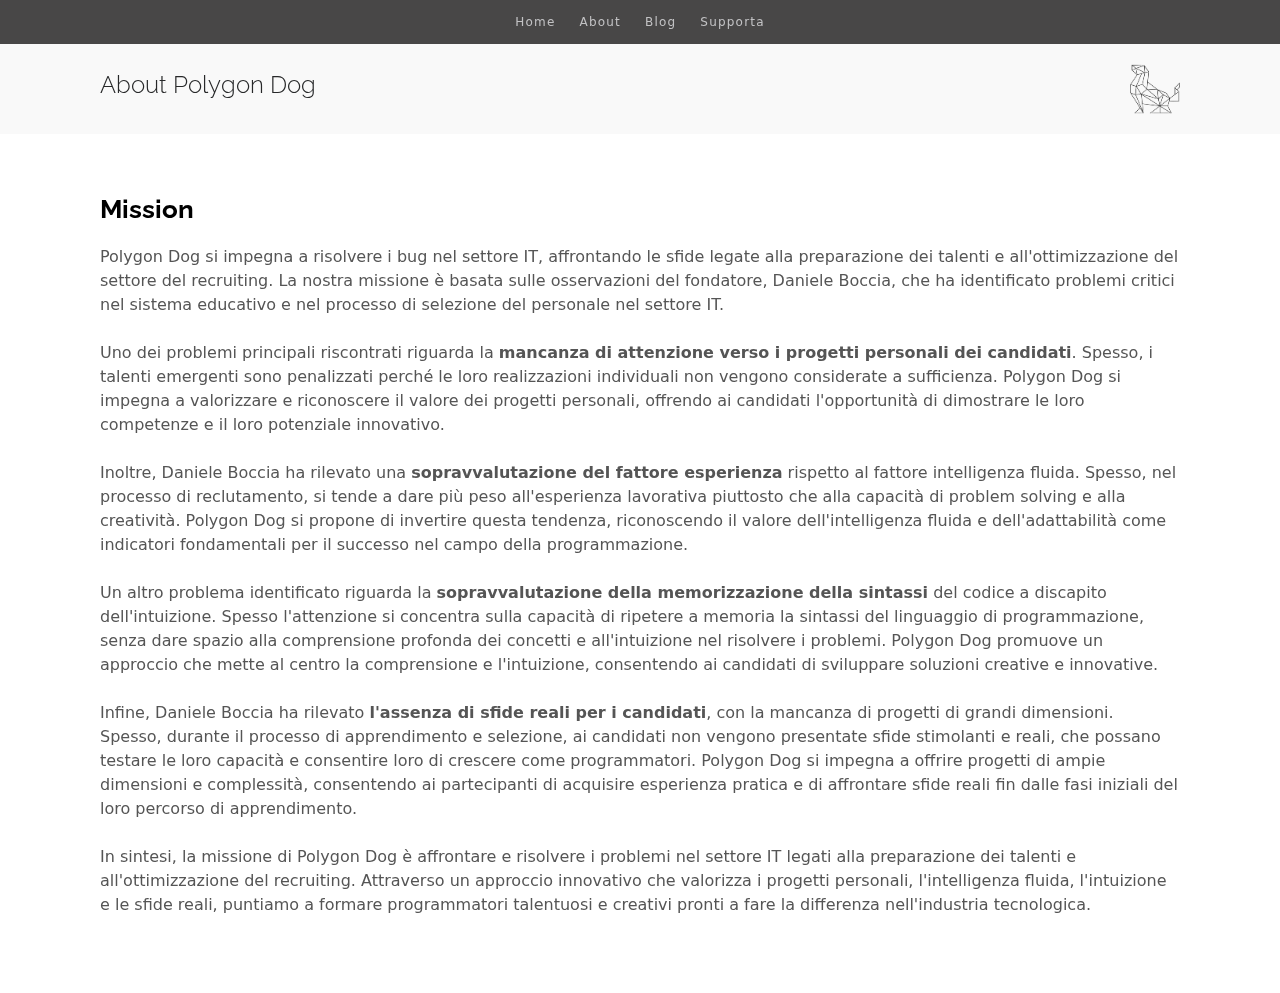
<file: about.html>
<!DOCTYPE html>
<html lang="en">

<head>
  <meta charset="utf-8">
  <meta content="width=device-width, initial-scale=1.0" name="viewport">

  <title>About Polygon Dog</title>
  <meta content="" name="description">
  <meta content="" name="keywords">
  
  <!-- Favicons-->
  <link href="assets/img/favicon.png" rel="icon">
  <link href="assets/img/apple-touch-icon.png" rel="apple-touch-icon">

  <!-- Google Fonts--> 
  <link href="https://fonts.googleapis.com/css?family=Open+Sans:300,300i,400,400i,600,600i,700,700i|Raleway:300,300i,400,400i,500,500i,600,600i,700,700i|Poppins:300,300i,400,400i,500,500i,600,600i,700,700i" rel="stylesheet">

  <!-- Vendor CSS Files-->
  <link href="assets/vendor/aos/aos.css" rel="stylesheet">
  <link href="assets/vendor/bootstrap/css/bootstrap.min.css" rel="stylesheet">
  <link href="assets/vendor/bootstrap-icons/bootstrap-icons.css" rel="stylesheet">
  <link href="assets/vendor/boxicons/css/boxicons.min.css" rel="stylesheet">
  <link href="assets/vendor/glightbox/css/glightbox.min.css" rel="stylesheet">
  <link href="assets/vendor/swiper/swiper-bundle.min.css" rel="stylesheet">

  <!-- Template Main CSS File -->
  <link href="assets/css/style.css" rel="stylesheet">

</head>

<body>

    <main>
    
       <div class="headerpolygon">
          <div class="menupolygon">
           <a href="polygondog.html">Home</a>
           <a href="about.html">About</a>
           <a href="blog.html">Blog</a>
           <a href="support.html">Supporta</a>
         </div>
       </div>
  
      <!-- ======= Breadcrumbs ======= -->
      <section id="breadcrumbs" class="breadcrumbs">
        <div class="container">
  
          <div class="d-flex justify-content-between align-items-center">
            <h2>About Polygon Dog</h2>
            <ol>
              <li><a href="index.html"><img src="assets/img/favicon.png"></a></li>
            </ol>
          </div>
  
        </div>
      </section><!-- End Breadcrumbs -->
      
      <section>
        <div class="container">
          <h2 class="swwsection">Mission</h2>
          <p style="color: rgb(85, 85, 85);">
            Polygon Dog si impegna a risolvere i bug nel settore IT, affrontando le sfide legate alla preparazione dei talenti e all'ottimizzazione del settore del recruiting. La nostra missione è basata sulle osservazioni del fondatore, Daniele Boccia, che ha identificato problemi critici nel sistema educativo e nel processo di selezione del personale nel settore IT.<br>
<br>
Uno dei problemi principali riscontrati riguarda la <strong>mancanza di attenzione verso i progetti personali dei candidati</strong>. Spesso, i talenti emergenti sono penalizzati perché le loro realizzazioni individuali non vengono considerate a sufficienza. Polygon Dog si impegna a valorizzare e riconoscere il valore dei progetti personali, offrendo ai candidati l'opportunità di dimostrare le loro competenze e il loro potenziale innovativo.<br>
<br>
Inoltre, Daniele Boccia ha rilevato una <strong>sopravvalutazione del fattore esperienza</strong> rispetto al fattore intelligenza fluida. Spesso, nel processo di reclutamento, si tende a dare più peso all'esperienza lavorativa piuttosto che alla capacità di problem solving e alla creatività. Polygon Dog si propone di invertire questa tendenza, riconoscendo il valore dell'intelligenza fluida e dell'adattabilità come indicatori fondamentali per il successo nel campo della programmazione.<br>
<br>
Un altro problema identificato riguarda la <strong>sopravvalutazione della memorizzazione della sintassi</strong> del codice a discapito dell'intuizione. Spesso l'attenzione si concentra sulla capacità di ripetere a memoria la sintassi del linguaggio di programmazione, senza dare spazio alla comprensione profonda dei concetti e all'intuizione nel risolvere i problemi. Polygon Dog promuove un approccio che mette al centro la comprensione e l'intuizione, consentendo ai candidati di sviluppare soluzioni creative e innovative.<br>
<br>
Infine, Daniele Boccia ha rilevato <strong>l'assenza di sfide reali per i candidati</strong>, con la mancanza di progetti di grandi dimensioni. Spesso, durante il processo di apprendimento e selezione, ai candidati non vengono presentate sfide stimolanti e reali, che possano testare le loro capacità e consentire loro di crescere come programmatori. Polygon Dog si impegna a offrire progetti di ampie dimensioni e complessità, consentendo ai partecipanti di acquisire esperienza pratica e di affrontare sfide reali fin dalle fasi iniziali del loro percorso di apprendimento.<br>
<br>
In sintesi, la missione di Polygon Dog è affrontare e risolvere i problemi nel settore IT legati alla preparazione dei talenti e all'ottimizzazione del recruiting. Attraverso un approccio innovativo che valorizza i progetti personali, l'intelligenza fluida, l'intuizione e le sfide reali, puntiamo a formare programmatori talentuosi e creativi pronti a fare la differenza nell'industria tecnologica.
          </p>
        </div>
      </section>
    </main>

</body>
</file>
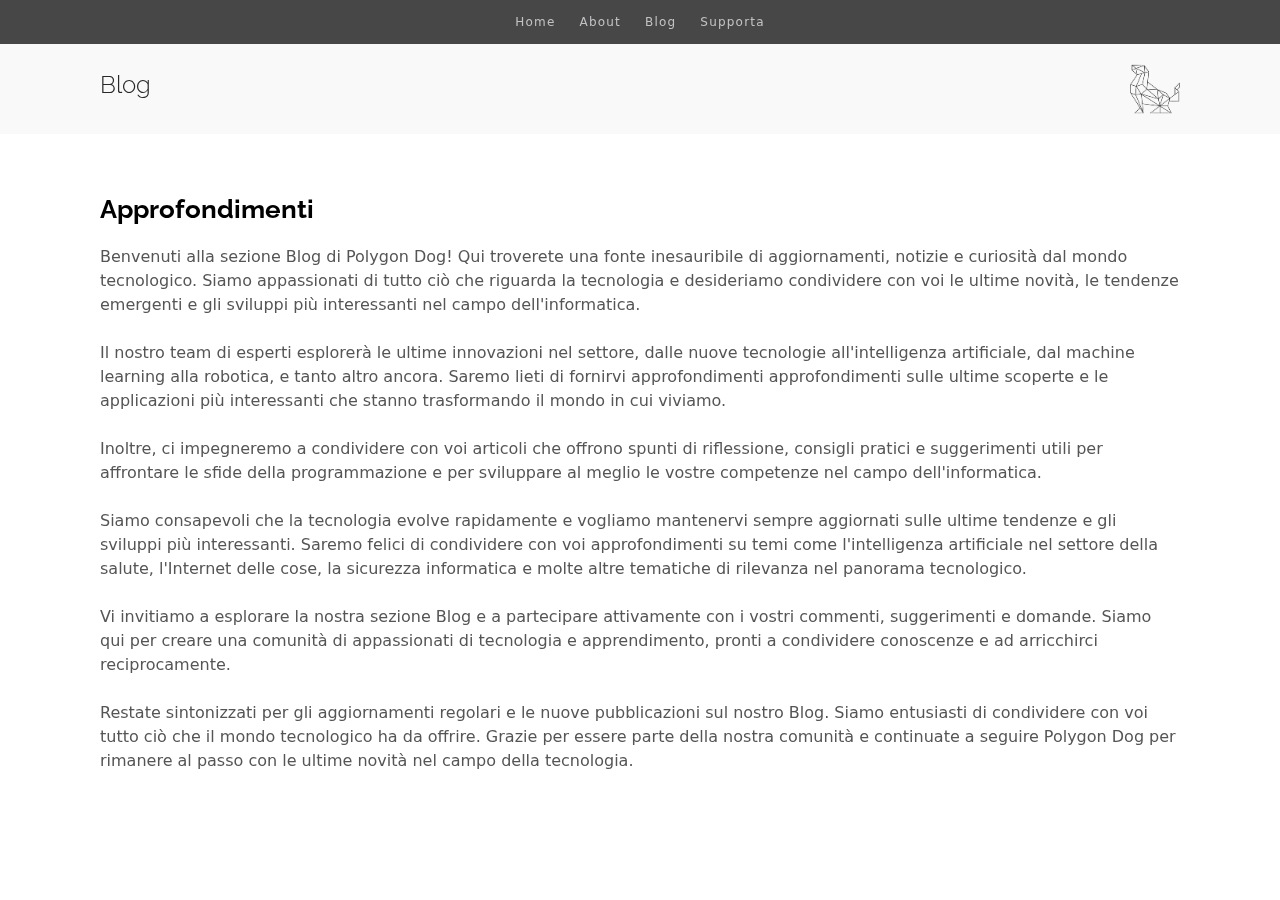
<file: blog.html>
<!DOCTYPE html>
<html lang="en">

<head>
  <meta charset="utf-8">
  <meta content="width=device-width, initial-scale=1.0" name="viewport">

  <title>About Polygon Dog</title>
  <meta content="" name="description">
  <meta content="" name="keywords">
  
  <!-- Favicons-->
  <link href="assets/img/favicon.png" rel="icon">
  <link href="assets/img/apple-touch-icon.png" rel="apple-touch-icon">

  <!-- Google Fonts--> 
  <link href="https://fonts.googleapis.com/css?family=Open+Sans:300,300i,400,400i,600,600i,700,700i|Raleway:300,300i,400,400i,500,500i,600,600i,700,700i|Poppins:300,300i,400,400i,500,500i,600,600i,700,700i" rel="stylesheet">

  <!-- Vendor CSS Files-->
  <link href="assets/vendor/aos/aos.css" rel="stylesheet">
  <link href="assets/vendor/bootstrap/css/bootstrap.min.css" rel="stylesheet">
  <link href="assets/vendor/bootstrap-icons/bootstrap-icons.css" rel="stylesheet">
  <link href="assets/vendor/boxicons/css/boxicons.min.css" rel="stylesheet">
  <link href="assets/vendor/glightbox/css/glightbox.min.css" rel="stylesheet">
  <link href="assets/vendor/swiper/swiper-bundle.min.css" rel="stylesheet">

  <!-- Template Main CSS File -->
  <link href="assets/css/style.css" rel="stylesheet">

</head>

<body>

    <main>
    
       <div class="headerpolygon">
          <div class="menupolygon">
           <a href="polygondog.html">Home</a>
           <a href="about.html">About</a>
           <a href="blog.html">Blog</a>
           <a href="support.html">Supporta</a>
         </div>
       </div>
  
      <!-- ======= Breadcrumbs ======= -->
      <section id="breadcrumbs" class="breadcrumbs">
        <div class="container">
  
          <div class="d-flex justify-content-between align-items-center">
            <h2>Blog</h2>
            <ol>
              <li><a href="index.html"><img src="assets/img/favicon.png"></a></li>
            </ol>
          </div>
  
        </div>
      </section><!-- End Breadcrumbs -->
      <section>
        <div class="container">
          <h2 class="swwsection">Approfondimenti</h2>
          <p style="color: rgb(85, 85, 85);">
            Benvenuti alla sezione Blog di Polygon Dog! Qui troverete una fonte inesauribile di aggiornamenti, notizie e curiosità dal mondo tecnologico. Siamo appassionati di tutto ciò che riguarda la tecnologia e desideriamo condividere con voi le ultime novità, le tendenze emergenti e gli sviluppi più interessanti nel campo dell'informatica.<br>
<br>
Il nostro team di esperti esplorerà le ultime innovazioni nel settore, dalle nuove tecnologie all'intelligenza artificiale, dal machine learning alla robotica, e tanto altro ancora. Saremo lieti di fornirvi approfondimenti approfondimenti sulle ultime scoperte e le applicazioni più interessanti che stanno trasformando il mondo in cui viviamo.<br>
<br>
Inoltre, ci impegneremo a condividere con voi articoli che offrono spunti di riflessione, consigli pratici e suggerimenti utili per affrontare le sfide della programmazione e per sviluppare al meglio le vostre competenze nel campo dell'informatica.<br>
<br>
Siamo consapevoli che la tecnologia evolve rapidamente e vogliamo mantenervi sempre aggiornati sulle ultime tendenze e gli sviluppi più interessanti. Saremo felici di condividere con voi approfondimenti su temi come l'intelligenza artificiale nel settore della salute, l'Internet delle cose, la sicurezza informatica e molte altre tematiche di rilevanza nel panorama tecnologico.<br>
<br>
Vi invitiamo a esplorare la nostra sezione Blog e a partecipare attivamente con i vostri commenti, suggerimenti e domande. Siamo qui per creare una comunità di appassionati di tecnologia e apprendimento, pronti a condividere conoscenze e ad arricchirci reciprocamente.<br>
<br>
Restate sintonizzati per gli aggiornamenti regolari e le nuove pubblicazioni sul nostro Blog. Siamo entusiasti di condividere con voi tutto ciò che il mondo tecnologico ha da offrire. Grazie per essere parte della nostra comunità e continuate a seguire Polygon Dog per rimanere al passo con le ultime novità nel campo della tecnologia.
          </p>
        </div>
      </section>
    </main>

</body>
</file>
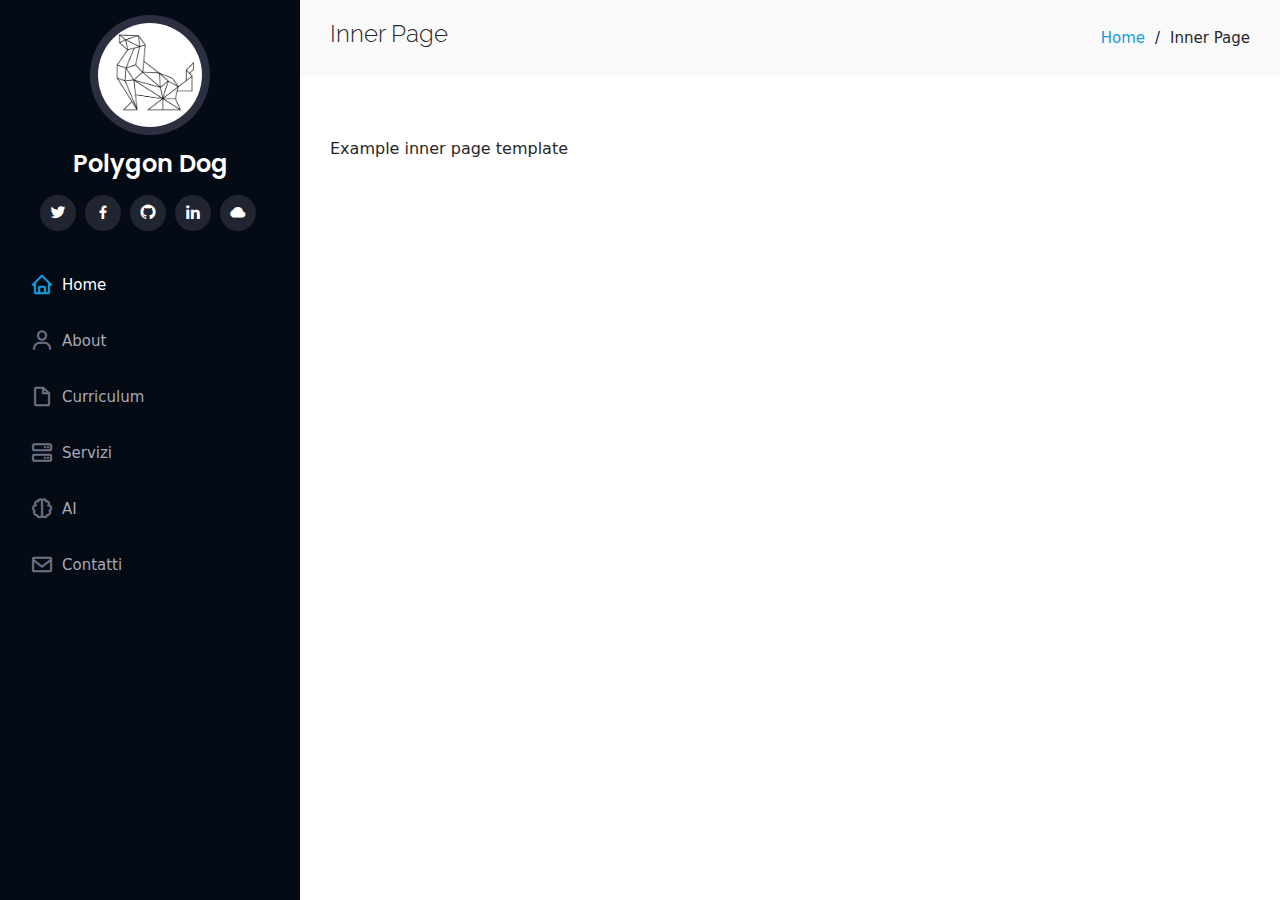
<file: inner-page.html>
<!DOCTYPE html>
<html lang="en">

<head>
  <meta charset="utf-8">
  <meta content="width=device-width, initial-scale=1.0" name="viewport">

  <title>Polygon Dog - IT solutions</title>
  <meta content="" name="description">
  <meta content="" name="keywords">

  <!-- Favicons -->
  <link href="assets/img/favicon.png" rel="icon">
  <link href="assets/img/apple-touch-icon.png" rel="apple-touch-icon">

  <!-- Google Fonts -->
  <link href="https://fonts.googleapis.com/css?family=Open+Sans:300,300i,400,400i,600,600i,700,700i|Raleway:300,300i,400,400i,500,500i,600,600i,700,700i|Poppins:300,300i,400,400i,500,500i,600,600i,700,700i" rel="stylesheet">

  <!-- Vendor CSS Files -->
  <link href="assets/vendor/aos/aos.css" rel="stylesheet">
  <link href="assets/vendor/bootstrap/css/bootstrap.min.css" rel="stylesheet">
  <link href="assets/vendor/bootstrap-icons/bootstrap-icons.css" rel="stylesheet">
  <link href="assets/vendor/boxicons/css/boxicons.min.css" rel="stylesheet">
  <link href="assets/vendor/glightbox/css/glightbox.min.css" rel="stylesheet">
  <link href="assets/vendor/swiper/swiper-bundle.min.css" rel="stylesheet">

  <!-- Template Main CSS File -->
  <link href="assets/css/style.css" rel="stylesheet">

  <!-- =======================================================
  * Template Name: iPortfolio
  * Updated: May 30 2023 with Bootstrap v5.3.0
  * Template URL: https://bootstrapmade.com/iportfolio-bootstrap-portfolio-websites-template/
  * Author: BootstrapMade.com
  * License: https://bootstrapmade.com/license/
  ======================================================== -->
</head>

<body>

  <!-- ======= Mobile nav toggle button ======= -->
  <i class="bi bi-list mobile-nav-toggle d-xl-none"></i>

  <!-- ======= Header ======= -->
  <header id="header">
    <div class="d-flex flex-column">

      <div class="profile">
        <img src="assets/img/DogLogo.png" alt="" class="img-fluid rounded-circle">
        <h1 class="text-light"><a href="index.html">Polygon Dog</a></h1>
        <div class="social-links mt-3 text-center">
          <a href="https://twitter.com/DanieleBoccia" class="twitter"><i class="bx bxl-twitter"></i></a>
          <a href="https://www.facebook.com/daniel.bol1" class="facebook"><i class="bx bxl-facebook"></i></a>
          <a href="https://github.com/DanieleBoccia" class="github"><i class="bx bxl-github"></i></a>
          <a href="https://www.linkedin.com/in/daniele-boccia/" class="linkedin"><i class="bx bxl-linkedin"></i></a>
          <a href="https://trailblazer.me/id/dboccia1" class="cloud"><i class="bx bxs-cloud"></i></a>
        </div>
      </div>
      

      <nav id="navbar" class="nav-menu navbar">
        <ul>
          <li><a href="#hero" class="nav-link scrollto active"><i class="bx bx-home"></i> <span>Home</span></a></li>
          <li><a href="#about" class="nav-link scrollto"><i class="bx bx-user"></i> <span>About</span></a></li>
          <li><a href="#resume" class="nav-link scrollto"><i class="bx bx-file-blank"></i> <span>Curriculum</span></a></li>
          <li><a href="#services" class="nav-link scrollto"><i class="bx bx-server"></i> <span>Servizi</span></a></li>
          <li><a href="#automation" class="nav-link scrollto"><i class="bx bx-brain"></i> <span>AI</span></a></li>
          <li><a href="#contact" class="nav-link scrollto"><i class="bx bx-envelope"></i> <span>Contatti</span></a></li>
        </ul>
      </nav><!-- .nav-menu -->
    </div>
  </header><!-- End Header -->

  <main id="main">

    <!-- ======= Breadcrumbs ======= -->
    <section class="breadcrumbs">
      <div class="container">

        <div class="d-flex justify-content-between align-items-center">
          <h2>Inner Page</h2>
          <ol>
            <li><a href="index.html">Home</a></li>
            <li>Inner Page</li>
          </ol>
        </div>

      </div>
    </section><!-- End Breadcrumbs -->

    <section class="inner-page">
      <div class="container">
        <p>
          Example inner page template
        </p>
      </div>
    </section>

  </main><!-- End #main -->

  <!-- ======= Footer 
  <footer id="footer">
    <div class="container">
      <div class="copyright">
        &copy; Copyright <strong><span>iPortfolio</span></strong>
      </div>
      <div class="credits">
        <!-- All the links in the footer should remain intact. -->
        <!-- You can delete the links only if you purchased the pro version. -->
        <!-- Licensing information: https://bootstrapmade.com/license/ -->
        <!-- Purchase the pro version with working PHP/AJAX contact form: https://bootstrapmade.com/iportfolio-bootstrap-portfolio-websites-template/ -->
        <!---
        Designed by <a href="https://bootstrapmade.com/">BootstrapMade</a>
      </div>
    </div>
  </footer><!-- End  Footer -->

  <a href="#" class="back-to-top d-flex align-items-center justify-content-center"><i class="bi bi-arrow-up-short"></i></a>

  <!-- Vendor JS Files -->
  <script src="assets/vendor/purecounter/purecounter_vanilla.js"></script>
  <script src="assets/vendor/aos/aos.js"></script>
  <script src="assets/vendor/bootstrap/js/bootstrap.bundle.min.js"></script>
  <script src="assets/vendor/glightbox/js/glightbox.min.js"></script>
  <script src="assets/vendor/isotope-layout/isotope.pkgd.min.js"></script>
  <script src="assets/vendor/swiper/swiper-bundle.min.js"></script>
  <script src="assets/vendor/typed.js/typed.umd.js"></script>
  <script src="assets/vendor/waypoints/noframework.waypoints.js"></script>
  <script src="assets/vendor/php-email-form/validate.js"></script>

  <!-- Template Main JS File -->
  <script src="assets/js/main.js"></script>

</body>

</html>
</file>
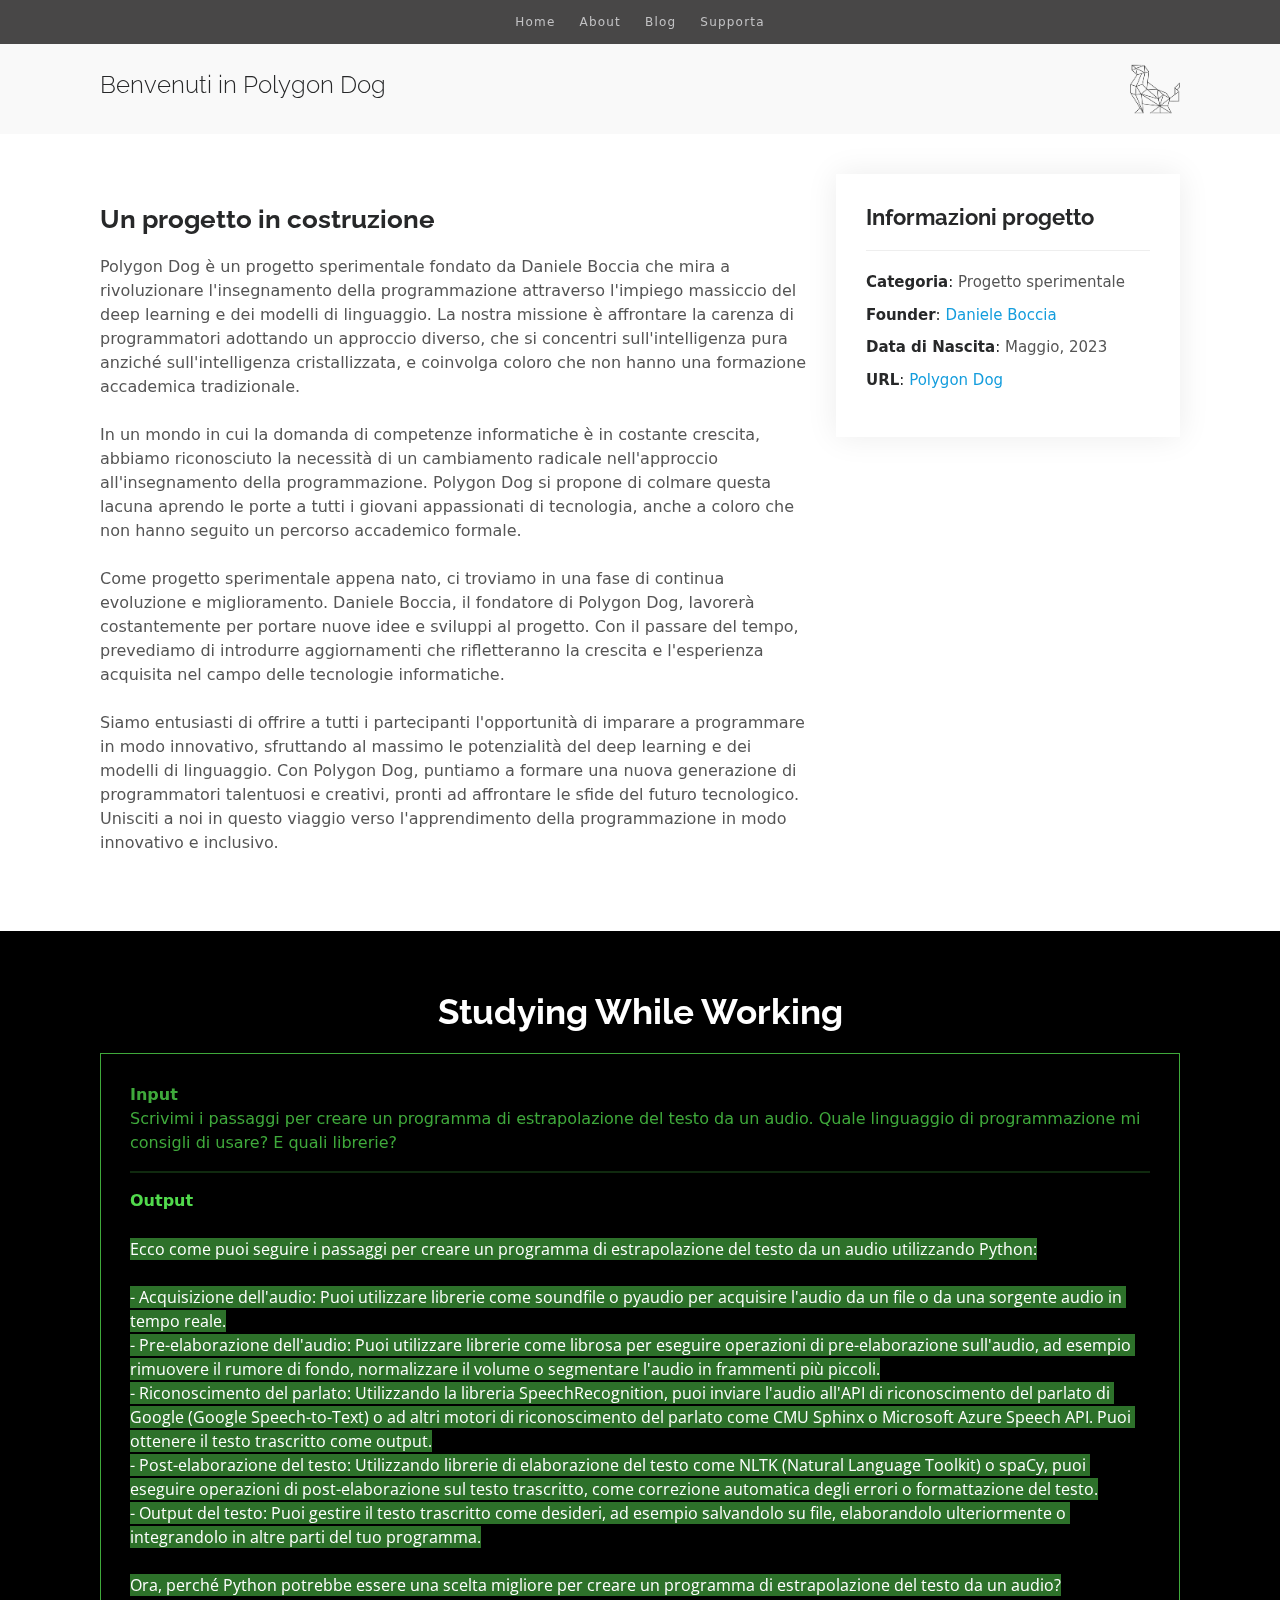
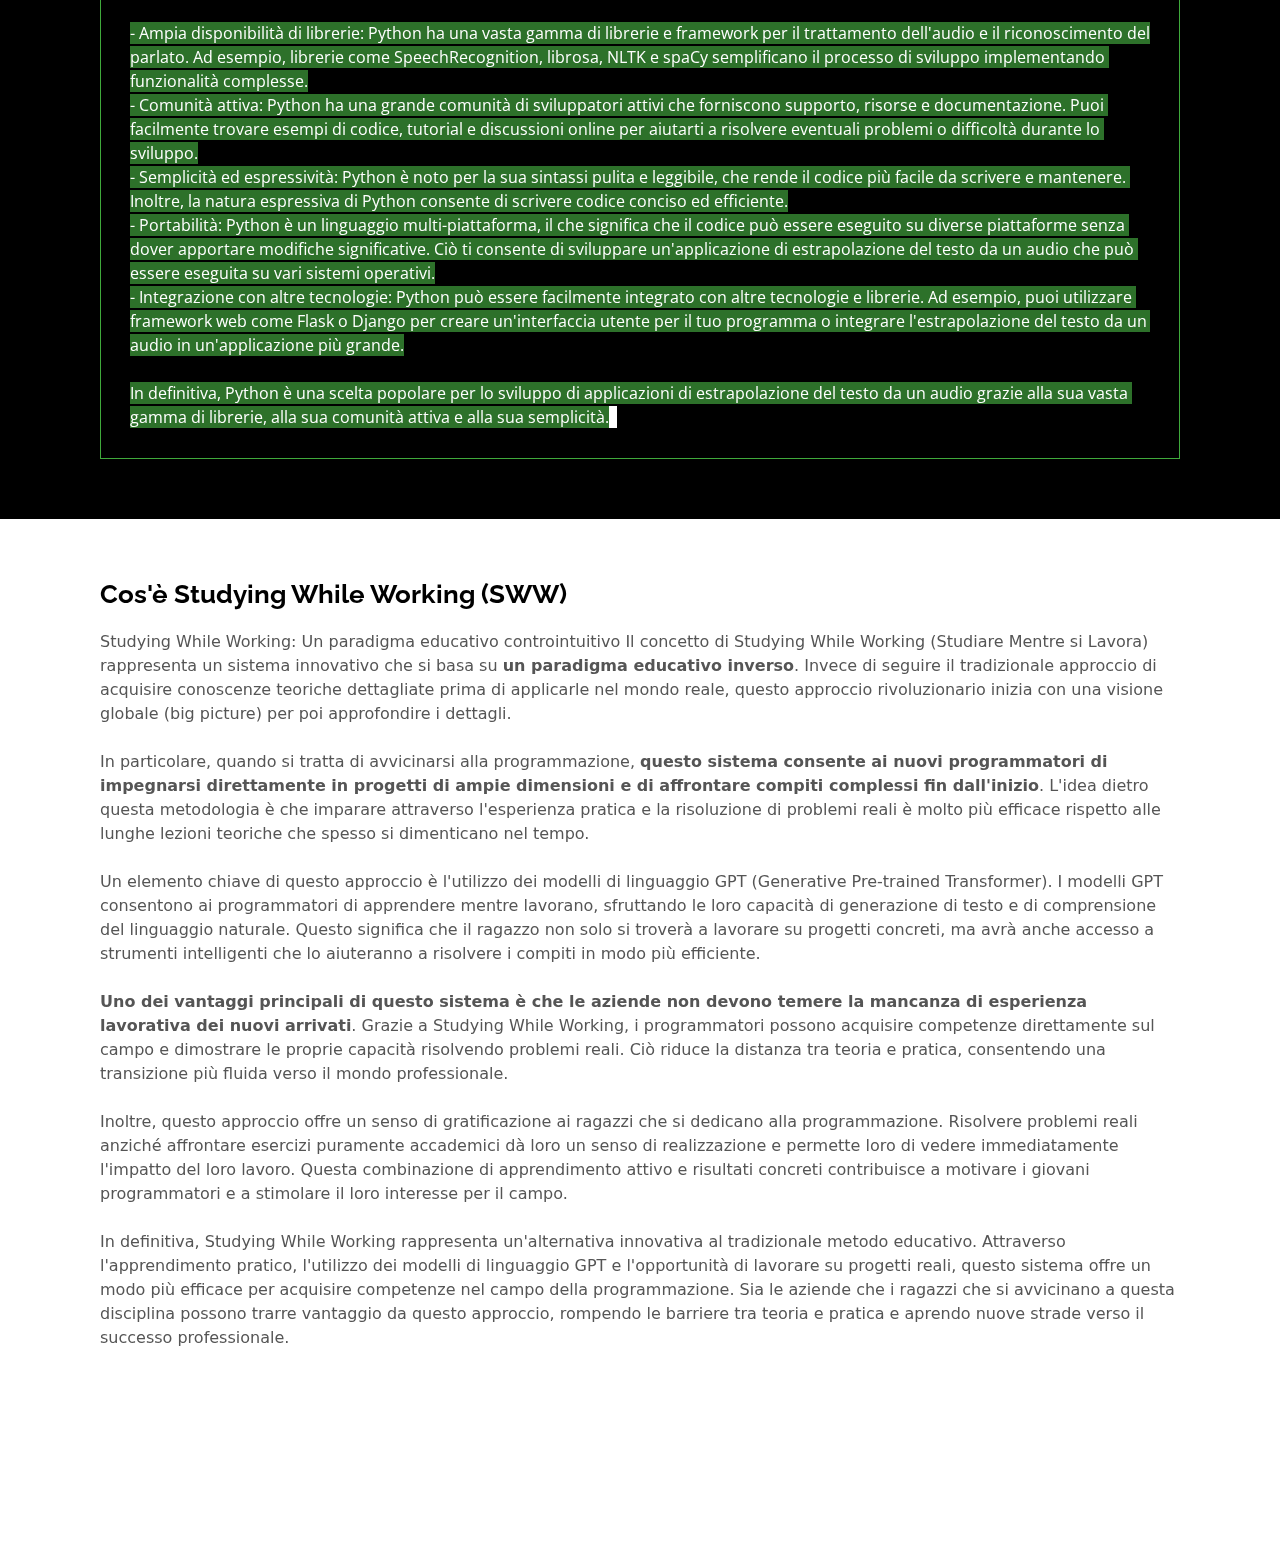
<file: polygondog.html>
<!DOCTYPE html>
<html lang="en">

<head>
  <meta charset="utf-8">
  <meta content="width=device-width, initial-scale=1.0" name="viewport">

  <title>Welcome to Polygon Dog</title>
  <meta content="" name="description">
  <meta content="" name="keywords">
  
  <!-- Favicons-->
  <link href="assets/img/favicon.png" rel="icon">
  <link href="assets/img/apple-touch-icon.png" rel="apple-touch-icon">

  <!-- Google Fonts--> 
  <link href="https://fonts.googleapis.com/css?family=Open+Sans:300,300i,400,400i,600,600i,700,700i|Raleway:300,300i,400,400i,500,500i,600,600i,700,700i|Poppins:300,300i,400,400i,500,500i,600,600i,700,700i" rel="stylesheet">

  <!-- Vendor CSS Files-->
  <link href="assets/vendor/aos/aos.css" rel="stylesheet">
  <link href="assets/vendor/bootstrap/css/bootstrap.min.css" rel="stylesheet">
  <link href="assets/vendor/bootstrap-icons/bootstrap-icons.css" rel="stylesheet">
  <link href="assets/vendor/boxicons/css/boxicons.min.css" rel="stylesheet">
  <link href="assets/vendor/glightbox/css/glightbox.min.css" rel="stylesheet">
  <link href="assets/vendor/swiper/swiper-bundle.min.css" rel="stylesheet">

  <!-- Template Main CSS File -->
  <link href="assets/css/style.css" rel="stylesheet">

</head>


<body>

  <main>
  
     <div class="headerpolygon">
        <div class="menupolygon">
         <a href="polygondog.html">Home</a>
         <a href="about.html">About</a>
         <a href="blog.html">Blog</a>
         <a href="support.html">Supporta</a>
       </div>
     </div>

    <!-- ======= Breadcrumbs ======= -->
    <section id="breadcrumbs" class="breadcrumbs">
      <div class="container">

        <div class="d-flex justify-content-between align-items-center">
          <h2>Benvenuti in Polygon Dog</h2>
          <ol>
            <li><a href="index.html"><img src="assets/img/favicon.png"></a></li>
          </ol>
        </div>

      </div>
    </section><!-- End Breadcrumbs -->

    <!-- ======= Portfolio Details Section ========= -->
    <section id="portfolio-details" class="portfolio-details">
      <div class="container">

        <div class="row gy-4">

          <div class="col-lg-8">
            <div class="portfolio-description">
              <h2>Un progetto in costruzione</h2>
              <p style="color: rgb(85, 85, 85);">
                Polygon Dog è un progetto sperimentale fondato da Daniele Boccia che mira a rivoluzionare l'insegnamento della programmazione attraverso l'impiego massiccio del deep learning e dei modelli di linguaggio. La nostra missione è affrontare la carenza di programmatori adottando un approccio diverso, che si concentri sull'intelligenza pura anziché sull'intelligenza cristallizzata, e coinvolga coloro che non hanno una formazione accademica tradizionale.<br>
                <br>
                In un mondo in cui la domanda di competenze informatiche è in costante crescita, abbiamo riconosciuto la necessità di un cambiamento radicale nell'approccio all'insegnamento della programmazione. Polygon Dog si propone di colmare questa lacuna aprendo le porte a tutti i giovani appassionati di tecnologia, anche a coloro che non hanno seguito un percorso accademico formale.<br>
                <br>
               Come progetto sperimentale appena nato, ci troviamo in una fase di continua evoluzione e miglioramento. Daniele Boccia, il fondatore di Polygon Dog, lavorerà costantemente per portare nuove idee e sviluppi al progetto. Con il passare del tempo, prevediamo di introdurre aggiornamenti che rifletteranno la crescita e l'esperienza acquisita nel campo delle tecnologie informatiche.<br>
               <br>
                Siamo entusiasti di offrire a tutti i partecipanti l'opportunità di imparare a programmare in modo innovativo, sfruttando al massimo le potenzialità del deep learning e dei modelli di linguaggio. Con Polygon Dog, puntiamo a formare una nuova generazione di programmatori talentuosi e creativi, pronti ad affrontare le sfide del futuro tecnologico. Unisciti a noi in questo viaggio verso l'apprendimento della programmazione in modo innovativo e inclusivo.
              </p>
            </div>
          </div>

          <div class="col-lg-4">
            <div class="portfolio-info">
              <h3>Informazioni progetto</h3>
              <ul>
                <li><strong>Categoria</strong>: <span style="color: rgb(85, 85, 85);">Progetto sperimentale</span></li>
                <li><strong>Founder</strong>: <a href="index.html">Daniele Boccia</a></li>
                <li><strong>Data di Nascita</strong>: <span style="color: rgb(85, 85, 85);">Maggio, 2023</span></li>
                <li><strong>URL</strong>: <a href="polygondog.html">Polygon Dog</a></li>
              </ul>
            </div>
          </div>
        </div>
      </div>
    </section><!-- End Portfolio Details Section --> 

    <section id="polygondog" style="background-color:black;">
      <div class="secondasezionepolygondog">
         <h1 class="secondasezionepolygondog">Studying While Working</h1>
      </div>
    
    <div class="container">
      
      <div class="containerGptPolygon">
        
        <span style = "font-weight: bold; color: #3fa93b";>Input</span>
        <div style = "color: #3fa93b";>
          Scrivimi i passaggi per creare un programma di estrapolazione del testo da un audio. Quale linguaggio di programmazione mi consigli di usare? E quali librerie?
        </div>
        
        <hr style="border-top:2px solid #3fa93b;">
        
        <div>
        <span style = "font-weight: bold; color: #51da4c";>Output</span>
        <div style = "color: white";>
          <pre id="typewriter">

<span style="background-color: #2d712a">Ecco come puoi seguire i passaggi per creare un programma di estrapolazione del testo da un audio utilizzando Python:

- Acquisizione dell'audio: Puoi utilizzare librerie come soundfile o pyaudio per acquisire l'audio da un file o da una sorgente audio in tempo reale.
- Pre-elaborazione dell'audio: Puoi utilizzare librerie come librosa per eseguire operazioni di pre-elaborazione sull'audio, ad esempio rimuovere il rumore di fondo, normalizzare il volume o segmentare l'audio in frammenti più piccoli.
- Riconoscimento del parlato: Utilizzando la libreria SpeechRecognition, puoi inviare l'audio all'API di riconoscimento del parlato di Google (Google Speech-to-Text) o ad altri motori di riconoscimento del parlato come CMU Sphinx o Microsoft Azure Speech API. Puoi ottenere il testo trascritto come output.
- Post-elaborazione del testo: Utilizzando librerie di elaborazione del testo come NLTK (Natural Language Toolkit) o spaCy, puoi eseguire operazioni di post-elaborazione sul testo trascritto, come correzione automatica degli errori o formattazione del testo.
- Output del testo: Puoi gestire il testo trascritto come desideri, ad esempio salvandolo su file, elaborandolo ulteriormente o integrandolo in altre parti del tuo programma.

Ora, perché Python potrebbe essere una scelta migliore per creare un programma di estrapolazione del testo da un audio?

- Ampia disponibilità di librerie: Python ha una vasta gamma di librerie e framework per il trattamento dell'audio e il riconoscimento del parlato. Ad esempio, librerie come SpeechRecognition, librosa, NLTK e spaCy semplificano il processo di sviluppo implementando funzionalità complesse.
- Comunità attiva: Python ha una grande comunità di sviluppatori attivi che forniscono supporto, risorse e documentazione. Puoi facilmente trovare esempi di codice, tutorial e discussioni online per aiutarti a risolvere eventuali problemi o difficoltà durante lo sviluppo.
- Semplicità ed espressività: Python è noto per la sua sintassi pulita e leggibile, che rende il codice più facile da scrivere e mantenere. Inoltre, la natura espressiva di Python consente di scrivere codice conciso ed efficiente.
- Portabilità: Python è un linguaggio multi-piattaforma, il che significa che il codice può essere eseguito su diverse piattaforme senza dover apportare modifiche significative. Ciò ti consente di sviluppare un'applicazione di estrapolazione del testo da un audio che può essere eseguita su vari sistemi operativi.
- Integrazione con altre tecnologie: Python può essere facilmente integrato con altre tecnologie e librerie. Ad esempio, puoi utilizzare framework web come Flask o Django per creare un'interfaccia utente per il tuo programma o integrare l'estrapolazione del testo da un audio in un'applicazione più grande.

In definitiva, Python è una scelta popolare per lo sviluppo di applicazioni di estrapolazione del testo da un audio grazie alla sua vasta gamma di librerie, alla sua comunità attiva e alla sua semplicità.</span></pre>
        </div>
        </div>
      </div>
      <div class="containerParagrafo">
        
      </div>
    </div>
    </section>

    <section>
      <div class="container">
        <h2 class="swwsection">Cos'è Studying While Working (SWW)</h2>
        <p style="color: rgb(85, 85, 85);">
          Studying While Working: Un paradigma educativo controintuitivo

Il concetto di Studying While Working (Studiare Mentre si Lavora) rappresenta un sistema innovativo che si basa su <strong>un paradigma educativo inverso</strong>. Invece di seguire il tradizionale approccio di acquisire conoscenze teoriche dettagliate prima di applicarle nel mondo reale, questo approccio rivoluzionario inizia con una visione globale (big picture) per poi approfondire i dettagli.<br>
<br>
In particolare, quando si tratta di avvicinarsi alla programmazione, <strong>questo sistema consente ai nuovi programmatori di impegnarsi direttamente in progetti di ampie dimensioni e di affrontare compiti complessi fin dall'inizio</strong>. L'idea dietro questa metodologia è che imparare attraverso l'esperienza pratica e la risoluzione di problemi reali è molto più efficace rispetto alle lunghe lezioni teoriche che spesso si dimenticano nel tempo.<br>
<br>
Un elemento chiave di questo approccio è l'utilizzo dei modelli di linguaggio GPT (Generative Pre-trained Transformer). I modelli GPT consentono ai programmatori di apprendere mentre lavorano, sfruttando le loro capacità di generazione di testo e di comprensione del linguaggio naturale. Questo significa che il ragazzo non solo si troverà a lavorare su progetti concreti, ma avrà anche accesso a strumenti intelligenti che lo aiuteranno a risolvere i compiti in modo più efficiente.<br>
<br>
<strong>Uno dei vantaggi principali di questo sistema è che le aziende non devono temere la mancanza di esperienza lavorativa dei nuovi arrivati</strong>. Grazie a Studying While Working, i programmatori possono acquisire competenze direttamente sul campo e dimostrare le proprie capacità risolvendo problemi reali. Ciò riduce la distanza tra teoria e pratica, consentendo una transizione più fluida verso il mondo professionale.<br>
<br>
Inoltre, questo approccio offre un senso di gratificazione ai ragazzi che si dedicano alla programmazione. Risolvere problemi reali anziché affrontare esercizi puramente accademici dà loro un senso di realizzazione e permette loro di vedere immediatamente l'impatto del loro lavoro. Questa combinazione di apprendimento attivo e risultati concreti contribuisce a motivare i giovani programmatori e a stimolare il loro interesse per il campo.<br>
<br>
In definitiva, Studying While Working rappresenta un'alternativa innovativa al tradizionale metodo educativo. Attraverso l'apprendimento pratico, l'utilizzo dei modelli di linguaggio GPT e l'opportunità di lavorare su progetti reali, questo sistema offre un modo più efficace per acquisire competenze nel campo della programmazione. Sia le aziende che i ragazzi che si avvicinano a questa disciplina possono trarre vantaggio da questo approccio, rompendo le barriere tra teoria e pratica e aprendo nuove strade verso il successo professionale.
        </p>
      </div>
    </section>

    <section>

    </section>

  </main> <!-- End #main -->

  <!-- ======= Footer 
  <footer id="footer">
    <div class="container">
      <div class="copyright">
        &copy; Copyright <strong><span>iPortfolio</span></strong>
      </div>
      <div class="credits">
        <!-- All the links in the footer should remain intact. -->
        <!-- You can delete the links only if you purchased the pro version. -->
        <!-- Licensing information: https://bootstrapmade.com/license/ -->
        <!-- Purchase the pro version with working PHP/AJAX contact form: https://bootstrapmade.com/iportfolio-bootstrap-portfolio-websites-template/ -->
        <!--
        Designed by <a href="https://bootstrapmade.com/">BootstrapMade</a>
      </div>
    </div>
  </footer><!-- End  Footer -->

  <!-- Vendor JS Files -->
  <script src="assets/vendor/purecounter/purecounter_vanilla.js"></script>
  <script src="assets/vendor/aos/aos.js"></script>
  <script src="assets/vendor/bootstrap/js/bootstrap.bundle.min.js"></script>
  <script src="assets/vendor/glightbox/js/glightbox.min.js"></script>
  <script src="assets/vendor/isotope-layout/isotope.pkgd.min.js"></script>
  <script src="assets/vendor/swiper/swiper-bundle.min.js"></script>
  <script src="assets/vendor/typed.js/typed.umd.js"></script>
  <script src="assets/vendor/waypoints/noframework.waypoints.js"></script>
  <script src="assets/vendor/php-email-form/validate.js"></script>

 <!-- Template Main JS File -->
  <script src="assets/js/main.js"></script>

  <!--SCRIPT TYPEWRITING GPT OUTPUTINPUT-->

  <script>
    function setupTypewriter(t) {
      var HTML = t.innerHTML;
      t.innerHTML = "";
      var cursorPosition = 0,
        tag = "",
        writingTag = false,
        tagOpen = false,
        typeSpeed = -100,
        tempTypeSpeed = 0;
    
      var type = function() {
        if (writingTag === true) {
          tag += HTML[cursorPosition];
        }
    
        if (HTML[cursorPosition] === "<") {
          tempTypeSpeed = 0;
          if (tagOpen) {
            tagOpen = false;
            writingTag = true;
          } else {
            tag = "";
            tagOpen = true;
            writingTag = true;
            tag += HTML[cursorPosition];
          }
        }
        if (!writingTag && tagOpen) {
          tag.innerHTML += HTML[cursorPosition];
        }
        if (!writingTag && !tagOpen) {
          if (HTML[cursorPosition] === "") {
            tempTypeSpeed = 0;
          } else {
            tempTypeSpeed = Math.random() * typeSpeed -100;
          }
          t.innerHTML += HTML[cursorPosition];
        }
        if (writingTag === true && HTML[cursorPosition] === ">") {
          tempTypeSpeed = Math.random() * typeSpeed -100;
          writingTag = false;
          if (tagOpen) {
            var newSpan = document.createElement("span");
            t.appendChild(newSpan);
            newSpan.innerHTML = tag;
            tag = newSpan.firstChild;
          }
        }
    
        cursorPosition += 1;
        if (cursorPosition < HTML.length - 1) {
          setTimeout(type, tempTypeSpeed);
        }
      };
    
      return {
        type: type,
      };
    }
    
    var typer = document.getElementById("typewriter");
    
    var observer = new IntersectionObserver(
      function(entries) {
        entries.forEach(function(entry) {
          if (entry.isIntersecting) {
            typewriter = setupTypewriter(typer);
            typewriter.type();
            observer.unobserve(entry.target);
          }
        });
      },
      { threshold: 0.1 } // Imposta la soglia di visibilità
    );
    
    observer.observe(typer);
    
  </script>

</body>
</file>
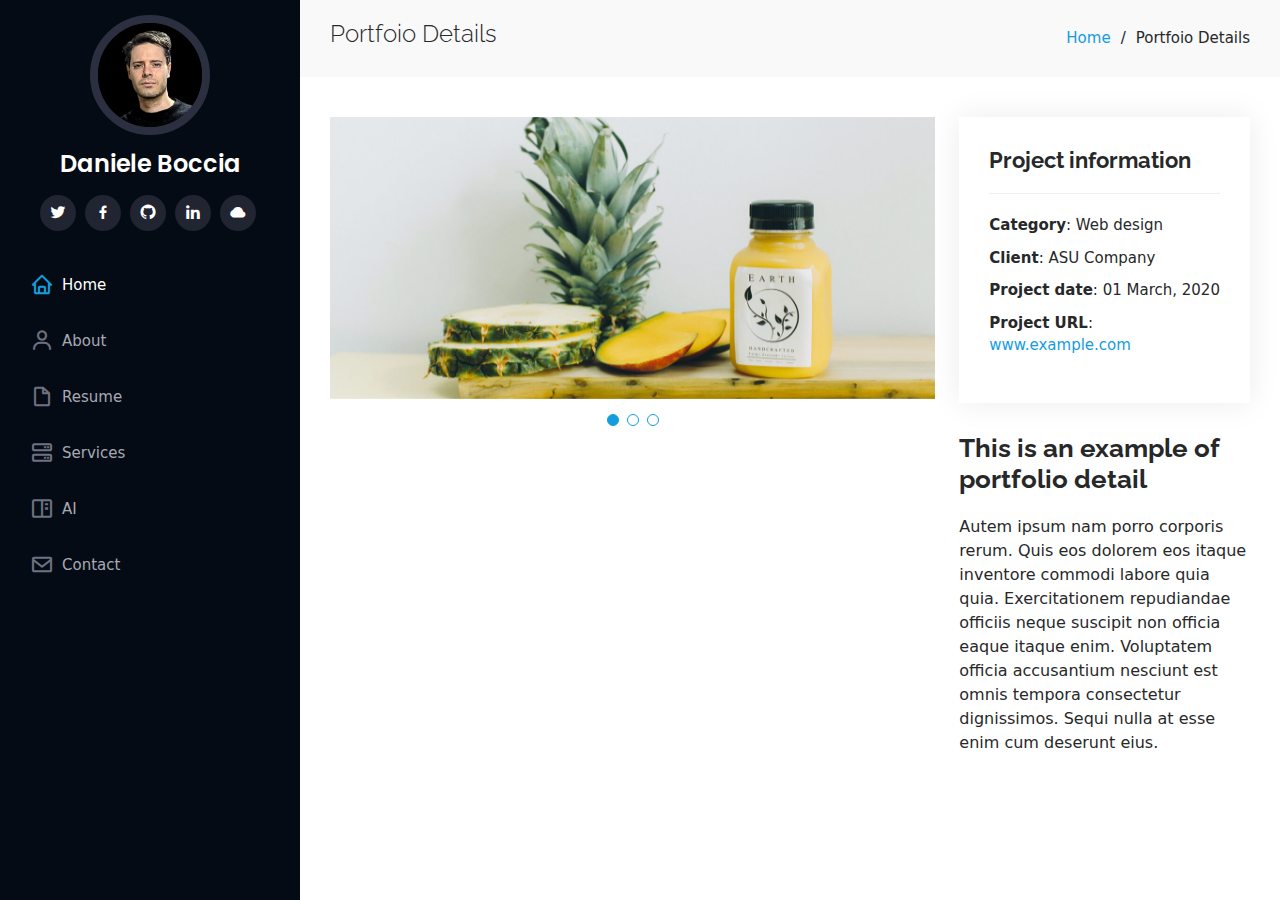
<file: portfolio-details.html>
<!DOCTYPE html>
<html lang="en">

<head>
  <meta charset="utf-8">
  <meta content="width=device-width, initial-scale=1.0" name="viewport">

  <title>Daniele Boccia - Java Developer</title>
  <meta content="" name="description">
  <meta content="" name="keywords">
  
  <!-- Favicons-->
  <link href="assets/img/favicon.png" rel="icon">
  <link href="assets/img/apple-touch-icon.png" rel="apple-touch-icon">

  <!-- Google Fonts--> 
  <link href="https://fonts.googleapis.com/css?family=Open+Sans:300,300i,400,400i,600,600i,700,700i|Raleway:300,300i,400,400i,500,500i,600,600i,700,700i|Poppins:300,300i,400,400i,500,500i,600,600i,700,700i" rel="stylesheet">

  <!-- Vendor CSS Files-->
  <link href="assets/vendor/aos/aos.css" rel="stylesheet">
  <link href="assets/vendor/bootstrap/css/bootstrap.min.css" rel="stylesheet">
  <link href="assets/vendor/bootstrap-icons/bootstrap-icons.css" rel="stylesheet">
  <link href="assets/vendor/boxicons/css/boxicons.min.css" rel="stylesheet">
  <link href="assets/vendor/glightbox/css/glightbox.min.css" rel="stylesheet">
  <link href="assets/vendor/swiper/swiper-bundle.min.css" rel="stylesheet">

  <!-- Template Main CSS File -->
  <link href="assets/css/style.css" rel="stylesheet">

</head>

<body>

  <!-- ======= Mobile nav toggle button ====== -->
  <i class="bi bi-list mobile-nav-toggle d-xl-none"></i>

  <!-- ======= Header ======== -->
  <header id="header">
    <div class="d-flex flex-column">

      <div class="profile">
        <img src="assets/img/Daniele-Boccia.jpg" alt="" class="img-fluid rounded-circle">
        <h1 class="text-light"><a href="index.html">Daniele Boccia</a></h1>
        <div class="social-links mt-3 text-center">
          <a href="https://twitter.com/DanieleBoccia" class="twitter"><i class="bx bxl-twitter"></i></a>
          <a href="https://www.facebook.com/daniel.bol1" class="facebook"><i class="bx bxl-facebook"></i></a>
          <a href="https://github.com/DanieleBoccia" class="github"><i class="bx bxl-github"></i></a>
          <a href="https://www.linkedin.com/in/daniele-boccia/" class="linkedin"><i class="bx bxl-linkedin"></i></a>
          <a href="https://trailblazer.me/id/dboccia1" class="cloud"><i class="bx bxs-cloud"></i></a>
        </div>
      </div>

      <nav id="navbar" class="nav-menu navbar">
        <ul>
          <li><a href="#hero" class="nav-link scrollto active"><i class="bx bx-home"></i> <span>Home</span></a></li>
          <li><a href="#about" class="nav-link scrollto"><i class="bx bx-user"></i> <span>About</span></a></li>
          <li><a href="#resume" class="nav-link scrollto"><i class="bx bx-file-blank"></i> <span>Resume</span></a></li> 
          <!--- <li><a href="#portfolio" class="nav-link scrollto"><i class="bx bx-book-content"></i> <span>Portfolio</span></a></li> -->
          <li><a href="#services" class="nav-link scrollto"><i class="bx bx-server"></i> <span>Services</span></a></li>
          <li><a href="#automation" class="nav-link scrollto"><i class="bx bx-book-content"></i> <span>AI</span></a></li>
          <li><a href="#contact" class="nav-link scrollto"><i class="bx bx-envelope"></i> <span>Contact</span></a></li>
        </ul>
      </nav><!-- .nav-menu -->
    </div>
  </header><!-- End Header -->

  <main id="main">

    <!-- ======= Breadcrumbs ======= -->
    <section id="breadcrumbs" class="breadcrumbs">
      <div class="container">

        <div class="d-flex justify-content-between align-items-center">
          <h2>Portfoio Details</h2>
          <ol>
            <li><a href="index.html">Home</a></li>
            <li>Portfoio Details</li>
          </ol>
        </div>

      </div>
    </section><!-- End Breadcrumbs -->

    <!-- ======= Portfolio Details Section ========= -->
    <section id="portfolio-details" class="portfolio-details">
      <div class="container">

        <div class="row gy-4">

          <div class="col-lg-8">
            <div class="portfolio-details-slider swiper">
              <div class="swiper-wrapper align-items-center">

                <div class="swiper-slide">
                  <img src="assets/img/portfolio/portfolio-details-1.jpg" alt="">
                </div>

                <div class="swiper-slide">
                  <img src="assets/img/portfolio/portfolio-details-2.jpg" alt="">
                </div>

                <div class="swiper-slide">
                  <img src="assets/img/portfolio/portfolio-details-3.jpg" alt="">
                </div>

              </div>
              <div class="swiper-pagination"></div>
            </div>
          </div>

          <div class="col-lg-4">
            <div class="portfolio-info">
              <h3>Project information</h3>
              <ul>
                <li><strong>Category</strong>: Web design</li>
                <li><strong>Client</strong>: ASU Company</li>
                <li><strong>Project date</strong>: 01 March, 2020</li>
                <li><strong>Project URL</strong>: <a href="#">www.example.com</a></li>
              </ul>
            </div>
            <div class="portfolio-description">
              <h2>This is an example of portfolio detail</h2>
              <p>
                Autem ipsum nam porro corporis rerum. Quis eos dolorem eos itaque inventore commodi labore quia quia. Exercitationem repudiandae officiis neque suscipit non officia eaque itaque enim. Voluptatem officia accusantium nesciunt est omnis tempora consectetur dignissimos. Sequi nulla at esse enim cum deserunt eius.
              </p>
            </div>
          </div>

        </div>

      </div>
    </section><!-- End Portfolio Details Section --> 

  </main> <!-- End #main -->

  <!-- ======= Footer 
  <footer id="footer">
    <div class="container">
      <div class="copyright">
        &copy; Copyright <strong><span>iPortfolio</span></strong>
      </div>
      <div class="credits">
        <!-- All the links in the footer should remain intact. -->
        <!-- You can delete the links only if you purchased the pro version. -->
        <!-- Licensing information: https://bootstrapmade.com/license/ -->
        <!-- Purchase the pro version with working PHP/AJAX contact form: https://bootstrapmade.com/iportfolio-bootstrap-portfolio-websites-template/ -->
        <!--
        Designed by <a href="https://bootstrapmade.com/">BootstrapMade</a>
      </div>
    </div>
  </footer><!-- End  Footer -->

  <a href="#" class="back-to-top d-flex align-items-center justify-content-center"><i class="bi bi-arrow-up-short"></i></a>

  <!-- Vendor JS Files -->
  <script src="assets/vendor/purecounter/purecounter_vanilla.js"></script>
  <script src="assets/vendor/aos/aos.js"></script>
  <script src="assets/vendor/bootstrap/js/bootstrap.bundle.min.js"></script>
  <script src="assets/vendor/glightbox/js/glightbox.min.js"></script>
  <script src="assets/vendor/isotope-layout/isotope.pkgd.min.js"></script>
  <script src="assets/vendor/swiper/swiper-bundle.min.js"></script>
  <script src="assets/vendor/typed.js/typed.umd.js"></script>
  <script src="assets/vendor/waypoints/noframework.waypoints.js"></script>
  <script src="assets/vendor/php-email-form/validate.js"></script>

  <!-- Template Main JS File -->
  <script src="assets/js/main.js"></script>

</body>

</html>
</file>
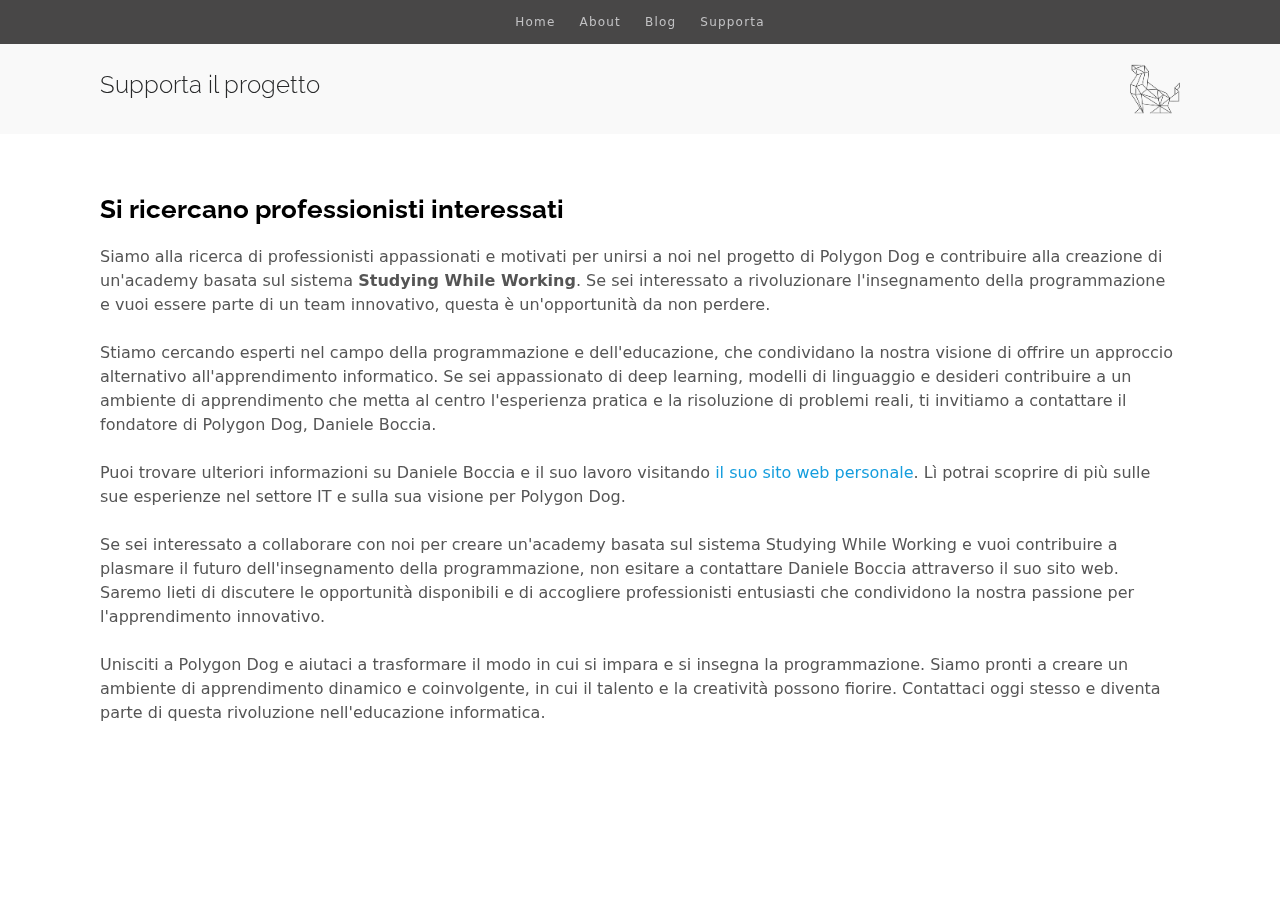
<file: support.html>
<!DOCTYPE html>
<html lang="en">

<head>
  <meta charset="utf-8">
  <meta content="width=device-width, initial-scale=1.0" name="viewport">

  <title>About Polygon Dog</title>
  <meta content="" name="description">
  <meta content="" name="keywords">
  
  <!-- Favicons-->
  <link href="assets/img/favicon.png" rel="icon">
  <link href="assets/img/apple-touch-icon.png" rel="apple-touch-icon">

  <!-- Google Fonts--> 
  <link href="https://fonts.googleapis.com/css?family=Open+Sans:300,300i,400,400i,600,600i,700,700i|Raleway:300,300i,400,400i,500,500i,600,600i,700,700i|Poppins:300,300i,400,400i,500,500i,600,600i,700,700i" rel="stylesheet">

  <!-- Vendor CSS Files-->
  <link href="assets/vendor/aos/aos.css" rel="stylesheet">
  <link href="assets/vendor/bootstrap/css/bootstrap.min.css" rel="stylesheet">
  <link href="assets/vendor/bootstrap-icons/bootstrap-icons.css" rel="stylesheet">
  <link href="assets/vendor/boxicons/css/boxicons.min.css" rel="stylesheet">
  <link href="assets/vendor/glightbox/css/glightbox.min.css" rel="stylesheet">
  <link href="assets/vendor/swiper/swiper-bundle.min.css" rel="stylesheet">

  <!-- Template Main CSS File -->
  <link href="assets/css/style.css" rel="stylesheet">

</head>

<body>

    <main>
    
       <div class="headerpolygon">
          <div class="menupolygon">
           <a href="polygondog.html">Home</a>
           <a href="about.html">About</a>
           <a href="blog.html">Blog</a>
           <a href="support.html">Supporta</a>
         </div>
       </div>
  
      <!-- ======= Breadcrumbs ======= -->
      <section id="breadcrumbs" class="breadcrumbs">
        <div class="container">
  
          <div class="d-flex justify-content-between align-items-center">
            <h2>Supporta il progetto</h2>
            <ol>
              <li><a href="index.html"><img src="assets/img/favicon.png"></a></li>
            </ol>
          </div>
  
        </div>
      </section><!-- End Breadcrumbs -->

      <section>
        <div class="container">
          <h2 class="swwsection">Si ricercano professionisti interessati</h2>
          <p style="color: rgb(85, 85, 85);">
            Siamo alla ricerca di professionisti appassionati e motivati per unirsi a noi nel progetto di Polygon Dog e contribuire alla creazione di un'academy basata sul sistema <strong>Studying While Working</strong>. Se sei interessato a rivoluzionare l'insegnamento della programmazione e vuoi essere parte di un team innovativo, questa è un'opportunità da non perdere.<br>
<br>
Stiamo cercando esperti nel campo della programmazione e dell'educazione, che condividano la nostra visione di offrire un approccio alternativo all'apprendimento informatico. Se sei appassionato di deep learning, modelli di linguaggio e desideri contribuire a un ambiente di apprendimento che metta al centro l'esperienza pratica e la risoluzione di problemi reali, ti invitiamo a contattare il fondatore di Polygon Dog, Daniele Boccia.<br>
<br>
Puoi trovare ulteriori informazioni su Daniele Boccia e il suo lavoro visitando <a href="index.html">il suo sito web personale</a>. Lì potrai scoprire di più sulle sue esperienze nel settore IT e sulla sua visione per Polygon Dog.<br>
<br>
Se sei interessato a collaborare con noi per creare un'academy basata sul sistema Studying While Working e vuoi contribuire a plasmare il futuro dell'insegnamento della programmazione, non esitare a contattare Daniele Boccia attraverso il suo sito web. Saremo lieti di discutere le opportunità disponibili e di accogliere professionisti entusiasti che condividono la nostra passione per l'apprendimento innovativo.<br>
<br>
Unisciti a Polygon Dog e aiutaci a trasformare il modo in cui si impara e si insegna la programmazione. Siamo pronti a creare un ambiente di apprendimento dinamico e coinvolgente, in cui il talento e la creatività possono fiorire. Contattaci oggi stesso e diventa parte di questa rivoluzione nell'educazione informatica.
          </p>
        </div>
      </section>

    </main>

</body>
</file>
<file: assets/css/style.css>
/*--------------------------------------------------------------
# General
--------------------------------------------------------------*/
body {
  font-family: "Open Sans", sans-serif;
  color: #272829;
}

a {
  color: #149ddd;
  text-decoration: none;
}

a:hover {
  color: #37b3ed;
  text-decoration: none;
}

h1,
h2,
h3,
h4,
h5,
h6 {
  font-family: "Raleway", sans-serif;
}

/*--------------------------------------------------------------
# Back to top button
--------------------------------------------------------------*/
.back-to-top {
  position: fixed;
  visibility: hidden;
  opacity: 0;
  right: 15px;
  bottom: 15px;
  z-index: 996;
  background: #149ddd;
  width: 40px;
  height: 40px;
  border-radius: 50px;
  transition: all 0.4s;
}

.back-to-top i {
  font-size: 28px;
  color: #fff;
  line-height: 0;
}

.back-to-top:hover {
  background: #2eafec;
  color: #fff;
}

.back-to-top.active {
  visibility: visible;
  opacity: 1;
}

/*--------------------------------------------------------------
# Header
--------------------------------------------------------------*/
#header {
  position: fixed;
  top: 0;
  left: 0;
  bottom: 0;
  width: 300px;
  transition: all ease-in-out 0.5s;
  z-index: 9997;
  transition: all 0.5s;
  padding: 0 15px;
  background: #040b14;
  overflow-y: auto;
}

#header .profile img {
  margin: 15px auto;
  display: block;
  width: 120px;
  border: 8px solid #2c2f3f;
}

#header .profile h1 {
  font-size: 24px;
  margin: 0;
  padding: 0;
  font-weight: 600;
  -moz-text-align-last: center;
  text-align-last: center;
  font-family: "Poppins", sans-serif;
}

#header .profile h1 a,
#header .profile h1 a:hover {
  color: #fff;
  text-decoration: none;
}

#header .profile .social-links a {
  font-size: 18px;
  display: inline-block;
  background: #212431;
  color: #fff;
  line-height: 1;
  padding: 8px 0;
  margin-right: 4px;
  border-radius: 50%;
  text-align: center;
  width: 36px;
  height: 36px;
  transition: 0.3s;
}

#header .profile .social-links a:hover {
  background: #149ddd;
  color: #fff;
  text-decoration: none;
}

#main {
  margin-left: 300px;
}

.container,
.container-fluid {
  padding-left: 30px;
  padding-right: 30px;
}

@media (max-width: 1199px) {
  #header {
    left: -300px;
  }

  #main {
    margin-left: 0;
  }

  .container,
  .container-fluid {
    padding-left: 12px;
    padding-right: 12px;
  }
}

/*--------------------------------------------------------------
# Navigation Menu
--------------------------------------------------------------*/
/* Desktop Navigation */
.nav-menu {
  padding: 30px 0 0 0;
  
}

.nav-menu * {
  margin: 0;
  padding: 0;
  list-style: none;
}

.nav-menu>ul>li {
  position: relative;
  white-space: nowrap;
}

.nav-menu a,
.nav-menu a:focus {
  display: flex;
  align-items: center;
  color: #a8a9b4;
  padding: 12px 15px;
  margin-bottom: 8px;
  transition: 0.3s;
  font-size: 15px;
}

.nav-menu a i,
.nav-menu a:focus i {
  font-size: 24px;
  padding-right: 8px;
  color: #6f7180;
}

.nav-menu a:hover,
.nav-menu .active,
.nav-menu .active:focus,
.nav-menu li:hover>a {
  text-decoration: none;
  color: #fff;
}

.nav-menu a:hover i,
.nav-menu .active i,
.nav-menu .active:focus i,
.nav-menu li:hover>a i {
  color: #149ddd;
}

/* Mobile Navigation */
.mobile-nav-toggle {
  position: fixed;
  right: 15px;
  top: 15px;
  z-index: 9998;
  border: 0;
  font-size: 24px;
  transition: all 0.4s;
  outline: none !important;
  background-color: #149ddd;
  color: #fff;
  width: 40px;
  height: 40px;
  display: inline-flex;
  align-items: center;
  justify-content: center;
  line-height: 0;
  border-radius: 50px;
  cursor: pointer;
}

.mobile-nav-active {
  overflow: hidden;
}

.mobile-nav-active #header {
  left: 0;
}

/*--------------------------------------------------------------
# Hero Section
--------------------------------------------------------------*/
#hero {
  width: 100%;
  height: 100vh;
  position: relative; 
}

#hero video {
  position: absolute;
  top: 0;
  left: 0;
  width: 100%;
  height: 100%;
  object-fit: cover;
}

#hero:before {
  content: "";
  background: rgba(5, 13, 24, 0.3);
  position: absolute;
  bottom: 0;
  top: 0;
  left: 0;
  right: 0;
  z-index: 1;
}

#hero .hero-container {
  position: relative;
  z-index: 2;
  min-width: 300px;
}

#hero h1 {
  margin: 0 0 10px 0;
  font-size: 64px;
  font-weight: 700;
  line-height: 56px;
  color: #fff;
}

#hero p {
  color: #fff;
  margin-bottom: 50px;
  font-size: 26px;
  font-family: "Poppins", sans-serif;
}

#hero p span {
  color: #fff;
  padding-bottom: 4px;
  letter-spacing: 1px;
  border-bottom: 3px solid #149ddd;
}

@media (min-width: 1024px) {
  #hero {
    background-attachment: fixed;
  }
}

@media (max-width: 768px) {
  #hero h1 {
    font-size: 28px;
    line-height: 36px;
  }

  #hero h2 {
    font-size: 18px;
    line-height: 24px;
    margin-bottom: 30px;
  }
}

/*--------------------------------------------------------------
# Sections General
--------------------------------------------------------------*/
section {
  padding: 60px 0;
  overflow: hidden;
}

.section-bg {
  background: #f5f8fd;
}

.section-title {
  padding-bottom: 30px;
}

.section-title h2 {
  font-size: 32px;
  font-weight: bold;
  margin-bottom: 20px;
  padding-bottom: 20px;
  position: relative;
  color: #173b6c;
}

.section-title h2::after {
  content: "";
  position: absolute;
  display: block;
  width: 50px;
  height: 3px;
  background: #149ddd;
  bottom: 0;
  left: 0;
}

.section-title p {
  margin-bottom: 0;
}

/*--------------------------------------------------------------
# About
--------------------------------------------------------------*/
.about .content h3 {
  font-weight: 700;
  font-size: 26px;
  color: #173b6c;
}

.about .content ul {
  list-style: none;
  padding: 0;
}

.about .content ul li {
  margin-bottom: 20px;
  display: flex;
  align-items: center;
}

.about .content ul strong {
  margin-right: 10px;
}

.about .content ul i {
  font-size: 16px;
  margin-right: 5px;
  color: #149ddd;
  line-height: 0;
}

.about .content p:last-child {
  margin-bottom: 0;
}

/*--------------------------------------------------------------
# Facts
--------------------------------------------------------------*/
.facts {
  padding-bottom: 30px;
}

.facts .count-box {
  padding: 30px;
  width: 100%;
}

.facts .count-box i {
  display: block;
  font-size: 44px;
  color: #149ddd;
  float: left;
  line-height: 0;
}

.facts .count-box span {
  font-size: 48px;
  line-height: 40px;
  display: block;
  font-weight: 700;
  color: #050d18;
  margin-left: 60px;
}

.facts .count-box p {
  padding: 15px 0 0 0;
  margin: 0 0 0 60px;
  font-family: "Raleway", sans-serif;
  font-size: 14px;
  color: #122f57;
}

.facts .count-box a {
  font-weight: 600;
  display: block;
  margin-top: 20px;
  color: #122f57;
  font-size: 15px;
  font-family: "Poppins", sans-serif;
  transition: ease-in-out 0.3s;
}

.facts .count-box a:hover {
  color: #1f5297;
}

/*--------------------------------------------------------------
# Akills
--------------------------------------------------------------*/
.skills .progress {
  height: 60px;
  display: block;
  background: none;
  border-radius: 0;
}

.skills .progress .skill {
  padding: 0;
  margin: 0 0 6px 0;
  text-transform: uppercase;
  display: block;
  font-weight: 600;
  font-family: "Poppins", sans-serif;
  color: #050d18;
}

.skills .progress .skill .val {
  float: right;
  font-style: normal;
}

.skills .progress-bar-wrap {
  background: #dce8f8;
  height: 10px;
}

.skills .progress-bar {
  width: 1px;
  height: 10px;
  transition: 0.9s;
  background-color: #149ddd;
}

/*--------------------------------------------------------------
# Tools
--------------------------------------------------------------*/

.tools-container {
  display: flex;
  flex-wrap: wrap; /* Aggiunge questa linea per permettere il "wrap" degli elementi */
}

.tool-icon {
  width: 100px;
  height: auto;
  margin-right: 10px;
  margin-bottom: 10px; /* Aggiunge un margine inferiore per creare spazio tra le righe */
  opacity: 0.5;
  transition: opacity 0.3s ease;
  object-fit: contain;
}

.tool-icon:hover {
  opacity: 1;
  cursor: pointer;
}

/* Regole CSS specifiche per dispositivi con larghezza inferiore a 768 pixel */
@media (max-width: 767px) {
  .tools-container {
    justify-content: center; /* Centra gli elementi orizzontalmente */
  }

  .tool-icon {
    width: calc(50% - 10px); /* Imposta la larghezza delle icone al 50% del contenitore, sottraendo il margine destro */
  }
}


/*--------------------------------------------------------------
# Resume
--------------------------------------------------------------*/
.resume .resume-title {
  font-size: 26px;
  font-weight: 700;
  margin-top: 20px;
  margin-bottom: 20px;
  color: #050d18;
}

.resume .resume-item {
  padding: 0 0 20px 20px;
  margin-top: -2px;
  border-left: 2px solid #1f5297;
  position: relative;
}

.resume .resume-item h4 {
  line-height: 18px;
  font-size: 18px;
  font-weight: 600;
  text-transform: uppercase;
  font-family: "Poppins", sans-serif;
  color: #050d18;
  margin-bottom: 10px;
}

.resume .resume-item h5 {
  font-size: 16px;
  background: #e4edf9;
  padding: 5px 15px;
  display: inline-block;
  font-weight: 600;
  margin-bottom: 10px;
}

.resume .resume-item ul {
  padding-left: 20px;
}

.resume .resume-item ul li {
  padding-bottom: 10px;
}

.resume .resume-item:last-child {
  padding-bottom: 0;
}

.resume .resume-item::before {
  content: "";
  position: absolute;
  width: 16px;
  height: 16px;
  border-radius: 50px;
  left: -9px;
  top: 0;
  background: #fff;
  border: 2px solid #1f5297;
}

.resume-item-download {
  font-size: 16px;
  background: #e4edf9;
  padding: 5px 15px;
  display: inline-block;
  font-weight: 600;
  margin-left: 20px;
  margin-top: 40px;
}

/*--------------------------------------------------------------
# Portfolio
*/
.portfolio .portfolio-item {
  margin-bottom: 30px;
}

.portfolio #portfolio-flters {
  padding: 0;
  margin: 0 auto 35px auto;
  list-style: none;
  text-align: center;
  background: #fff;
  border-radius: 50px;
  padding: 2px 15px;
}

.portfolio #portfolio-flters li {
  cursor: pointer;
  display: inline-block;
  padding: 10px 15px 8px 15px;
  font-size: 14px;
  font-weight: 600;
  line-height: 1;
  text-transform: uppercase;
  color: #272829;
  margin-bottom: 5px;
  transition: all 0.3s ease-in-out;
}

.portfolio #portfolio-flters li:hover,
.portfolio #portfolio-flters li.filter-active {
  color: #149ddd;
}

.portfolio #portfolio-flters li:last-child {
  margin-right: 0;
}

.portfolio .portfolio-wrap {
  transition: 0.3s;
  position: relative;
  overflow: hidden;
  z-index: 1;
}

.portfolio .portfolio-wrap::before {
  content: "";
  background: rgba(255, 255, 255, 0.5);
  position: absolute;
  left: 0;
  right: 0;
  top: 0;
  bottom: 0;
  transition: all ease-in-out 0.3s;
  z-index: 2;
  opacity: 0;
}

.portfolio .portfolio-wrap .portfolio-links {
  opacity: 1;
  left: 0;
  right: 0;
  bottom: -60px;
  z-index: 3;
  position: absolute;
  transition: all ease-in-out 0.3s;
  display: flex;
  justify-content: center;
}

.portfolio .portfolio-wrap .portfolio-links a {
  color: #fff;
  font-size: 28px;
  text-align: center;
  background: rgba(20, 157, 221, 0.75);
  transition: 0.3s;
  width: 50%;
}

.portfolio .portfolio-wrap .portfolio-links a:hover {
  background: rgba(20, 157, 221, 0.95);
}

.portfolio .portfolio-wrap .portfolio-links a+a {
  border-left: 1px solid #37b3ed;
}

.portfolio .portfolio-wrap:hover::before {
  top: 0;
  left: 0;
  right: 0;
  bottom: 0;
  opacity: 1;
}

.portfolio .portfolio-wrap:hover .portfolio-links {
  opacity: 1;
  bottom: 0;
}

/*--------------------------------------------------------------
# Portfolio Details
*/
.portfolio-details {
  padding-top: 40px;
}

.portfolio-details .portfolio-details-slider img {
  width: 100%;
}

.portfolio-details .portfolio-details-slider .swiper-pagination {
  margin-top: 20px;
  position: relative;
}

.portfolio-details .portfolio-details-slider .swiper-pagination .swiper-pagination-bullet {
  width: 12px;
  height: 12px;
  background-color: #fff;
  opacity: 1;
  border: 1px solid #149ddd;
}

.portfolio-details .portfolio-details-slider .swiper-pagination .swiper-pagination-bullet-active {
  background-color: #149ddd;
}

.portfolio-details .portfolio-info {
  padding: 30px;
  box-shadow: 0px 0 30px rgba(5, 13, 24, 0.08);
}

.portfolio-details .portfolio-info h3 {
  font-size: 22px;
  font-weight: 700;
  margin-bottom: 20px;
  padding-bottom: 20px;
  border-bottom: 1px solid #eee;
}

.portfolio-details .portfolio-info ul {
  list-style: none;
  padding: 0;
  font-size: 15px;
}

.portfolio-details .portfolio-info ul li+li {
  margin-top: 10px;
}

.portfolio-details .portfolio-description {
  padding-top: 30px;
}

.portfolio-details .portfolio-description h2 {
  font-size: 26px;
  font-weight: 700;
  margin-bottom: 20px;
}

.portfolio-details .portfolio-description p {
  padding: 0;
}

/*--------------------------------------------------------------
# Services
--------------------------------------------------------------*/
.services .icon-box {
  margin-bottom: 20px;
}

.services .icon {
  float: left;
  display: flex;
  align-items: center;
  justify-content: center;
  width: 54px;
  height: 54px;
  background: #149ddd;
  border-radius: 50%;
  transition: 0.5s;
  border: 1px solid #149ddd;
}

.services .icon i {
  color: #fff;
  font-size: 24px;
  line-height: 0;
}

.services .icon-box:hover .icon {
  background: #fff;
}

.services .icon-box:hover .icon i {
  color: #149ddd;
}

.services .title {
  margin-left: 80px;
  font-weight: 700;
  margin-bottom: 15px;
  font-size: 18px;
}

.services .title a {
  color: #343a40;
}

.services .title a:hover {
  color: #149ddd;
}

.services .description {
  margin-left: 80px;
  line-height: 24px;
  font-size: 14px;
}

/*--------------------------------------------------------------
# Testimonials
--------------------------------------------------------------*/
.testimonials .testimonials-carousel,
.testimonials .testimonials-slider {
  overflow: hidden;
}

.testimonials .testimonial-item {
  box-sizing: content-box;
  text-align: center;
  min-height: 320px;
}

.testimonials .testimonial-item .testimonial-img {
  width: 90px;
  border-radius: 50%;
  margin: 0 auto;
}

.testimonials .testimonial-item h3 {
  font-size: 18px;
  font-weight: bold;
  margin: 10px 0 5px 0;
  color: #111;
}

.testimonials .testimonial-item h4 {
  font-size: 14px;
  color: #999;
  margin: 0;
}

.testimonials .testimonial-item .quote-icon-left,
.testimonials .testimonial-item .quote-icon-right {
  color: #c3e8fa;
  font-size: 26px;
}

.testimonials .testimonial-item .quote-icon-left {
  display: inline-block;
  left: -5px;
  position: relative;
}

.testimonials .testimonial-item .quote-icon-right {
  display: inline-block;
  right: -5px;
  position: relative;
  top: 10px;
}

.testimonials .testimonial-item p {
  font-style: italic;
  margin: 0 15px 15px 15px;
  padding: 20px;
  background: #fff;
  position: relative;
  margin-bottom: 35px;
  border-radius: 6px;
  box-shadow: 0px 2px 15px rgba(0, 0, 0, 0.1);
}

.testimonials .testimonial-item p::after {
  content: "";
  width: 0;
  height: 0;
  border-top: 20px solid #fff;
  border-right: 20px solid transparent;
  border-left: 20px solid transparent;
  position: absolute;
  bottom: -20px;
  left: calc(50% - 20px);
}

.testimonials .swiper-pagination {
  margin-top: 20px;
  position: relative;
}

.testimonials .swiper-pagination .swiper-pagination-bullet {
  width: 12px;
  height: 12px;
  background-color: #fff;
  opacity: 1;
  border: 1px solid #149ddd;
}

.testimonials .swiper-pagination .swiper-pagination-bullet-active {
  background-color: #149ddd;
}

/*--------------------------------------------------------------
# Contact
--------------------------------------------------------------*/
.contact {
  padding-bottom: 130px;
}

.contact .info {
  padding: 30px;
  background: #fff;
  width: 100%;
  box-shadow: 0 0 24px 0 rgba(0, 0, 0, 0.12);
}

.contact .info i {
  font-size: 20px;
  color: #149ddd;
  float: left;
  width: 44px;
  height: 44px;
  background: #dff3fc;
  display: flex;
  justify-content: center;
  align-items: center;
  border-radius: 50px;
  transition: all 0.3s ease-in-out;
}

.contact .info h4 {
  padding: 0 0 0 60px;
  font-size: 22px;
  font-weight: 600;
  margin-bottom: 5px;
  color: #050d18;
}

.contact .info p {
  padding: 0 0 10px 60px;
  margin-bottom: 20px;
  font-size: 14px;
  color: #173b6c;
}

.contact .info .email p {
  padding-top: 5px;
}

.contact .info .social-links {
  padding-left: 60px;
}

.contact .info .social-links a {
  font-size: 18px;
  display: inline-block;
  background: #333;
  color: #fff;
  line-height: 1;
  padding: 8px 0;
  border-radius: 50%;
  text-align: center;
  width: 36px;
  height: 36px;
  transition: 0.3s;
  margin-right: 10px;
}

.contact .info .social-links a:hover {
  background: #149ddd;
  color: #fff;
}

.contact .info .email:hover i,
.contact .info .address:hover i,
.contact .info .phone:hover i {
  background: #149ddd;
  color: #fff;
}

.contact .php-email-form {
  width: 100%;
  padding: 30px;
  background: #fff;
  box-shadow: 0 0 24px 0 rgba(0, 0, 0, 0.12);
}

.contact .php-email-form .form-group {
  padding-bottom: 8px;
}

.contact .php-email-form .validate {
  display: none;
  color: red;
  margin: 0 0 15px 0;
  font-weight: 400;
  font-size: 13px;
}

.contact .php-email-form .error-message {
  display: none;
  color: #fff;
  background: #ed3c0d;
  text-align: left;
  padding: 15px;
  font-weight: 600;
}

.contact .php-email-form .error-message br+br {
  margin-top: 25px;
}

.contact .php-email-form .sent-message {
  display: none;
  color: #fff;
  background: #18d26e;
  text-align: center;
  padding: 15px;
  font-weight: 600;
}

.contact .php-email-form .loading {
  display: none;
  background: #fff;
  text-align: center;
  padding: 15px;
}

.contact .php-email-form .loading:before {
  content: "";
  display: inline-block;
  border-radius: 50%;
  width: 24px;
  height: 24px;
  margin: 0 10px -6px 0;
  border: 3px solid #18d26e;
  border-top-color: #eee;
  animation: animate-loading 1s linear infinite;
}

.contact .php-email-form .form-group {
  margin-bottom: 15px;
}

.contact .php-email-form label {
  padding-bottom: 8px;
}

.contact .php-email-form input,
.contact .php-email-form textarea {
  border-radius: 0;
  box-shadow: none;
  font-size: 14px;
}

.contact .php-email-form input {
  height: 44px;
}

.contact .php-email-form textarea {
  padding: 10px 15px;
}

.contact .php-email-form button[type=submit] {
  background: #149ddd;
  border: 0;
  padding: 10px 24px;
  color: #fff;
  transition: 0.4s;
  border-radius: 4px;
}

.contact .php-email-form button[type=submit]:hover {
  background: #37b3ed;
}

@keyframes animate-loading {
  0% {
    transform: rotate(0deg);
  }

  100% {
    transform: rotate(360deg);
  }
}

/*--------------------------------------------------------------
# Breadcrumbs Polygon Dog Pga
--------------------------------------------------------------*/
.breadcrumbs {
  margin-top: 0px;
  padding: 20px 0;
  background: #f9f9f9;
}

.breadcrumbs h2 {
  font-size: 24px;
  font-weight: 300;
}

.breadcrumbs ol {
  display: flex;
  flex-wrap: wrap;
  list-style: none;
  padding: 0;
  margin: 0;
  font-size: 15px;
}

.breadcrumbs ol li+li {
  padding-left: 10px;
}

.breadcrumbs ol li+li::before {
  display: inline-block;
  padding-right: 10px;
  color: #0e2442;
  content: "/";
}

.breadcrumbs ol li:first-child img {
  width: 50px; /* Imposta la dimensione desiderata per l'immagine */
  height: auto; /* Per mantenere l'aspetto proporzionale */
}

@media (max-width: 1200px) {
  .breadcrumbs .d-flex {
    display: block !important;
  }

  .breadcrumbs ol {
    display: block;
  }

  .breadcrumbs ol li {
    display: inline-block;
  }

  .breadcrumbs h2 {
    font-size: 26;
    float: left;
    margin-right: 30px;
  }

  .breadcrumbs ol li:first-child img {
    width: 30px; /* Imposta la dimensione desiderata per l'immagine */
    height: auto; /* Per mantenere l'aspetto proporzionale */
    display: block !important;
  }
}

/*--------------------------------------------------------------
# Breadcrumbs Portfolio-details page
--------------------------------------------------------------*/
.breadcrumbsportfolio {
  padding: 20px 0;
  background: #f9f9f9;
}

.breadcrumbsportfolio h2 {
  font-size: 26px;
  font-weight: 300;
}

.breadcrumbsportfolio ol {
  display: flex;
  flex-wrap: wrap;
  list-style: none;
  padding: 0;
  margin: 0;
  font-size: 15px;
}

.breadcrumbsportfolio ol li+li {
  padding-left: 10px;
}

.breadcrumbsportfolio ol li+li::before {
  display: inline-block;
  padding-right: 10px;
  color: #0e2442;
  content: "/";
}

@media (max-width: 768px) {
  .breadcrumbs .d-flex {
    display: block !important;
  }

  .breadcrumbsportfolio ol {
    display: block;
  }

  .breadcrumbsportfolio ol li {
    display: inline-block;
  }
}


/*--------------------------------------------------------------
# Footer
--------------------------------------------------------------*/
#footer {
  padding: 15px;
  color: #f4f6fd;
  font-size: 14px;
  position: fixed;
  left: 0;
  bottom: 0;
  width: 300px;
  z-index: 9999;
  background: #040b14;
}

#footer .copyright {
  text-align: center;
}

#footer .credits {
  padding-top: 5px;
  text-align: center;
  font-size: 13px;
  color: #eaebf0;
}

@media (max-width: 1199px) {
  #footer {
    position: static;
    width: auto;
    padding-right: 20px 15px;
  }
}

/*--------------------------------------------------------------
# AUTOMATION
--------------------------------------------------------------*/

.var-highlight{
  color: #d766e3;
}
.string-highlight{
  color: rgba(70, 244, 221, 0.8);
}

#typewriter{
    margin: 0;
    font-family: "Open Sans", sans-serif;
    font-size: 1rem;
    overflow: hidden; /* Nasconde il testo che supera la larghezza */
  white-space: pre-wrap; /* Permette il "riavvolgimento" delle parole */
  word-wrap: break-word; /* Permette il "riavvolgimento" delle parole lunghe */
  max-width: 100%; /* Imposta la larghezza massima */

    &:after{
      content: "";
      animation: blink 500ms linear infinite alternate;
      border-left: 8px solid;
    }
}

@-webkit-keyframes blink{
  0%{opacity: 0;}
  100%{opacity: 1;}
}

@-moz-keyframes blink{
  0%{opacity: 0;}
  100%{opacity: 1;}
}

@keyframes blink{
  0%{opacity: 0;}
  100%{opacity: 1;}
}

.divider {
  border-top: 1px solid #a8a8a8; 
  margin: 16px 0;
  width: 100%;
  box-sizing: border-box;
  padding: 0 20px;
}

.gptfont {
  font-size: 26px;
  font-weight: 700;
  margin-top: 20px;
  margin-bottom: 20px;
  color: #050d18;
  flex: 1 0 100%; /* Occupa l'intera larghezza su dispositivi mobili */

}

@media screen and (min-width: 768px) {
  .gptfont {
    flex: 1; /* Torna al layout orizzontale su dispositivi desktop */
  }
}


.f-body-1 {
  font-family: var(--sans);
  font-size: 1rem;
  line-height: 130%;
  letter-spacing: 0;
  -moz-osx-font-smoothing: grayscale;
  -webkit-font-smoothing: antialiased;
}

.maindivGPT {
  max-width: 500px;
}

.divisoregpt {
  padding: 20px; /* Modifica la dimensione del padding come preferisci */
  box-shadow: inset 0 0 0 1px #a8a8a8; /* Aggiungi un'ombreggiatura interna per il bordo */
  background-color: black;
  max-width: 500px; /* Imposta la larghezza massima desiderata */
}

.hero-container img {
  max-width: 100%; /* Imposta la larghezza massima dell'immagine al 100% del suo contenitore */
  height: auto; /* Imposta l'altezza automaticamente in base all'aspetto originale dell'immagine */
}

.containerGPTDALLE {
  display:flex;
  flex-wrap: wrap;
}

.maindivDalle {
  flex: 1 0 50%;
  max-width: 50%;
  margin-left: 52px;
  position: relative;  
}

.divisoredalle {
   padding: 20px; 
  box-shadow: inset 0 0 0 1px #a8a8a8;
  background-color: black;
  max-width: 500px;  
}

@media only screen and (max-width: 768px) {
  .maindivDalle {
    flex: 1 0 100%;
    max-width: 100%;
    margin-left: 0;  /* Aggiungi questa riga */
  }  
}

/*--------------------------------------------------------------
# PULSANTE POLYGON DOG
--------------------------------------------------------------*/

#riquadro {
  position: absolute;
  top: 20px;
  right: 20px;
  background-color: transparent;
  padding: 10px;
  border-radius: 5px;
  transition: background-color 0.3s ease-in-out;
  z-index: 9999; /* Assicurati che il valore dello z-index sia superiore a quello degli elementi circostanti */
}

#riquadro a {
  text-decoration: none;
  color: black;
  opacity: 0.3;
  transition: opacity 0.3s ease-in-out;
}

#riquadro a:hover {
  opacity: 1;
}

@media (max-width: 1200px) {
  #riquadro {
    bottom: 1px;
    top: auto;
    background: transparent;
  }

  /* Nascondi il testo su dispositivi mobili e mostra l'immagine */
  #riquadro .desktop-link {
    display: none;
  }

  #riquadro .mobile-link img {
    display: inline;
  }

  /* Nascondi il pulsante quando la navbar mobile è attiva */
  .mobile-nav-active #riquadro {
    display: none;
  }
}

/*--------------------------------------------------------------
# HOME POLYGON DOG
--------------------------------------------------------------*/

* {
  box-sizing: border-box;
  margin: 0;
  padding: 0;
}

div {
  display: block;
  font-family: system-ui, -apple-system, BlinkMacSystemFont, 'Segoe UI', Roboto, Oxygen, Ubuntu, Cantarell, 'Open Sans', 'Helvetica Neue', sans-serif
}

.headerpolygon {
  position: sticky;
  top: 0;
  width: 100%;
  padding: 7px 10%;
  background-color: rgba(26, 25, 25, 0.8);
  /* backdrop-filter options */
  /*
  backdrop-filter: saturate(100%) blur(0px) brightness(1) contrast(1) grayscale(0) hue-rotate(0deg) invert(0) sepia(0%);
  */
  -webkit-backdrop-filter: saturate(200%) blur(20px);
  backdrop-filter: saturate(200%) blur(10px);
}

.menupolygon {
  display: flex;
  flex-wrap: wrap;
  align-items: center;
  justify-content: center;
}

.menupolygon a {
  font-size: 12px;
  text-decoration: none;
  letter-spacing: 0.1em;
  color: #c2c2c4;
  padding: 0.5em 1em;
}

.menupolygon a:hover {
  color: #fff; /* Aggiunto per modificare il colore del testo a bianco durante il passaggio del mouse */
}

/*--------------------------------------------------------------
# STUDYING WHILE WORKING
--------------------------------------------------------------*/

.secondasezionepolygondog {
  font-size: 35px;
  font-weight: 700;
  margin-bottom: 20px;
  color: white;
  padding: 0;
  text-align: center;
  font-family: "Raleway", sans-serif;
}

.containerGptPolygon {
  padding: 30px; /* Modifica la dimensione del padding come preferisci */
  box-shadow: inset 0 0 0 1px #3fa93b; /* Aggiungi un'ombreggiatura interna per il bordo */
  max-width: 100%;
}

/*--------------------------------------------------------------
# SECONDA SEZIONE STUDYING WHILE WORKING
--------------------------------------------------------------*/

.swwsection {
  font-size: 26px;
  font-weight: 700;
  margin-bottom: 20px;
  color: black;
  padding: 0;
  font-family: "Raleway", sans-serif;
}
</file>
